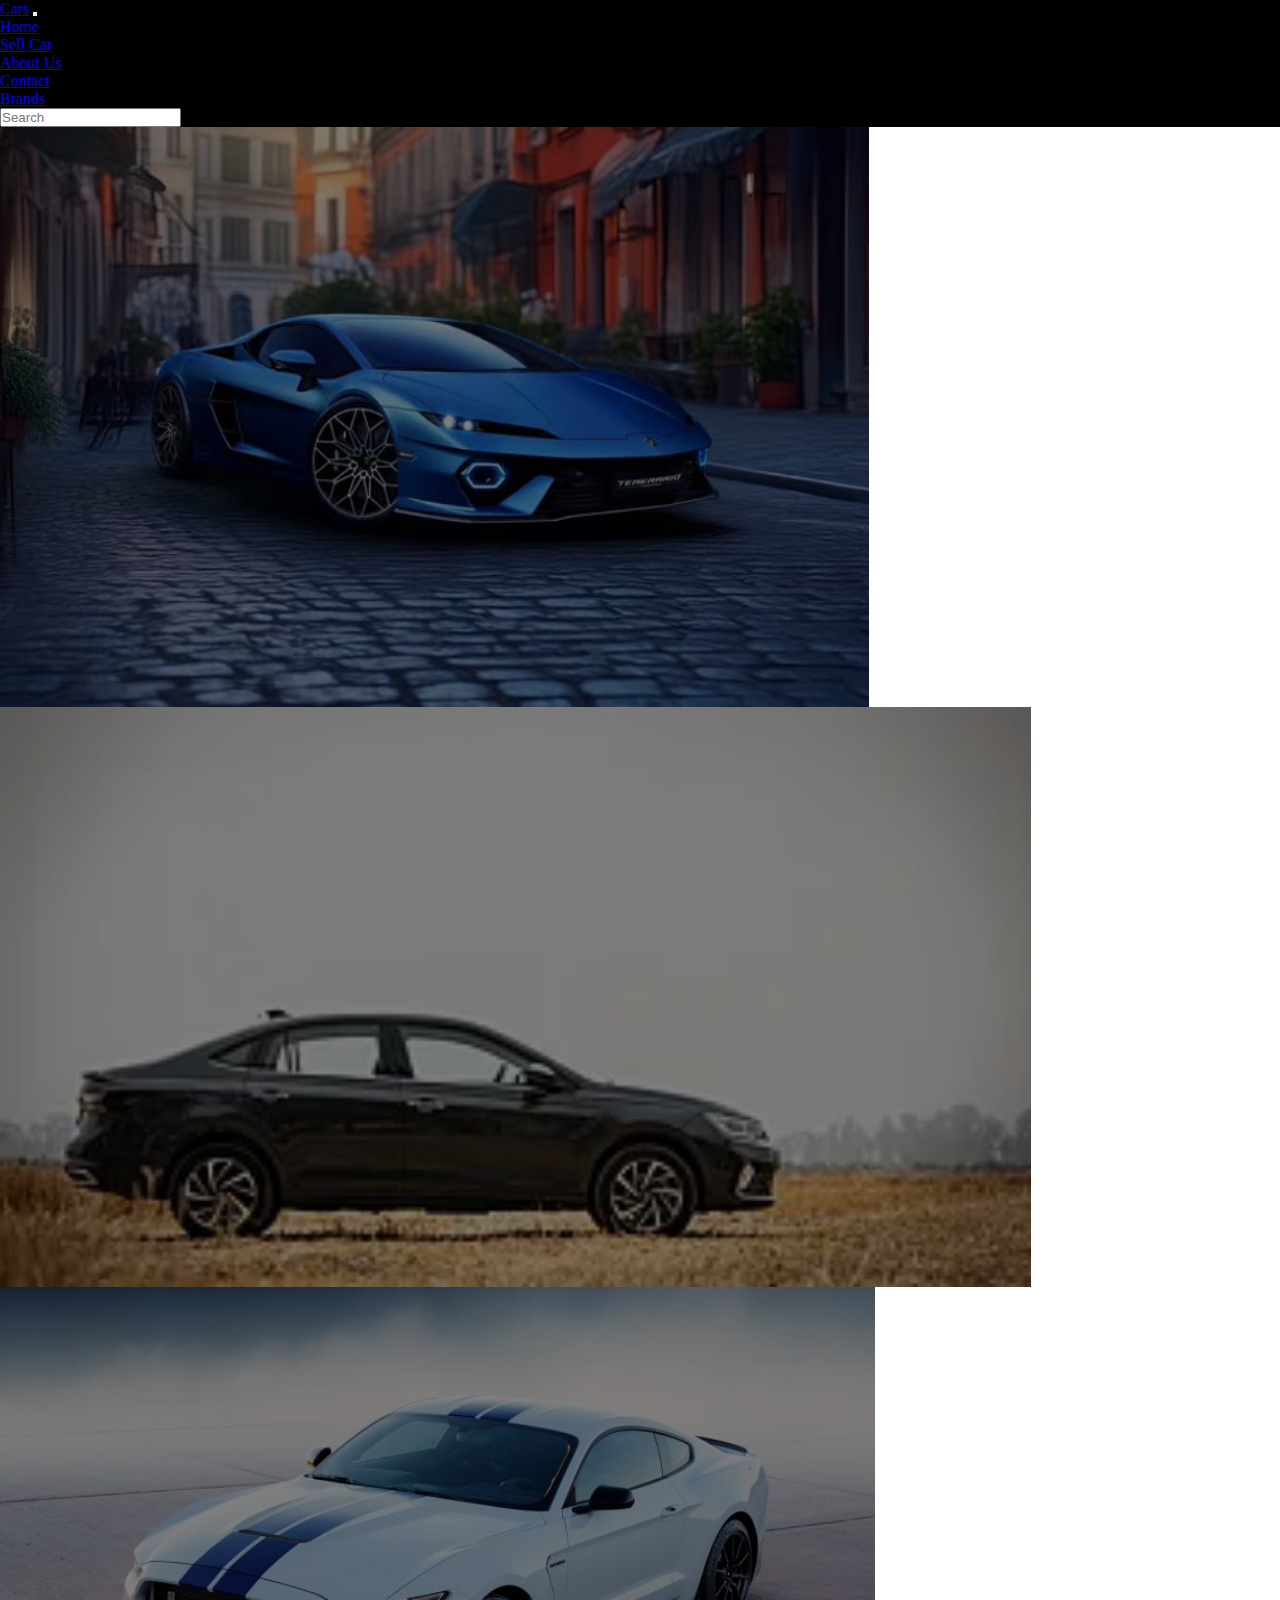
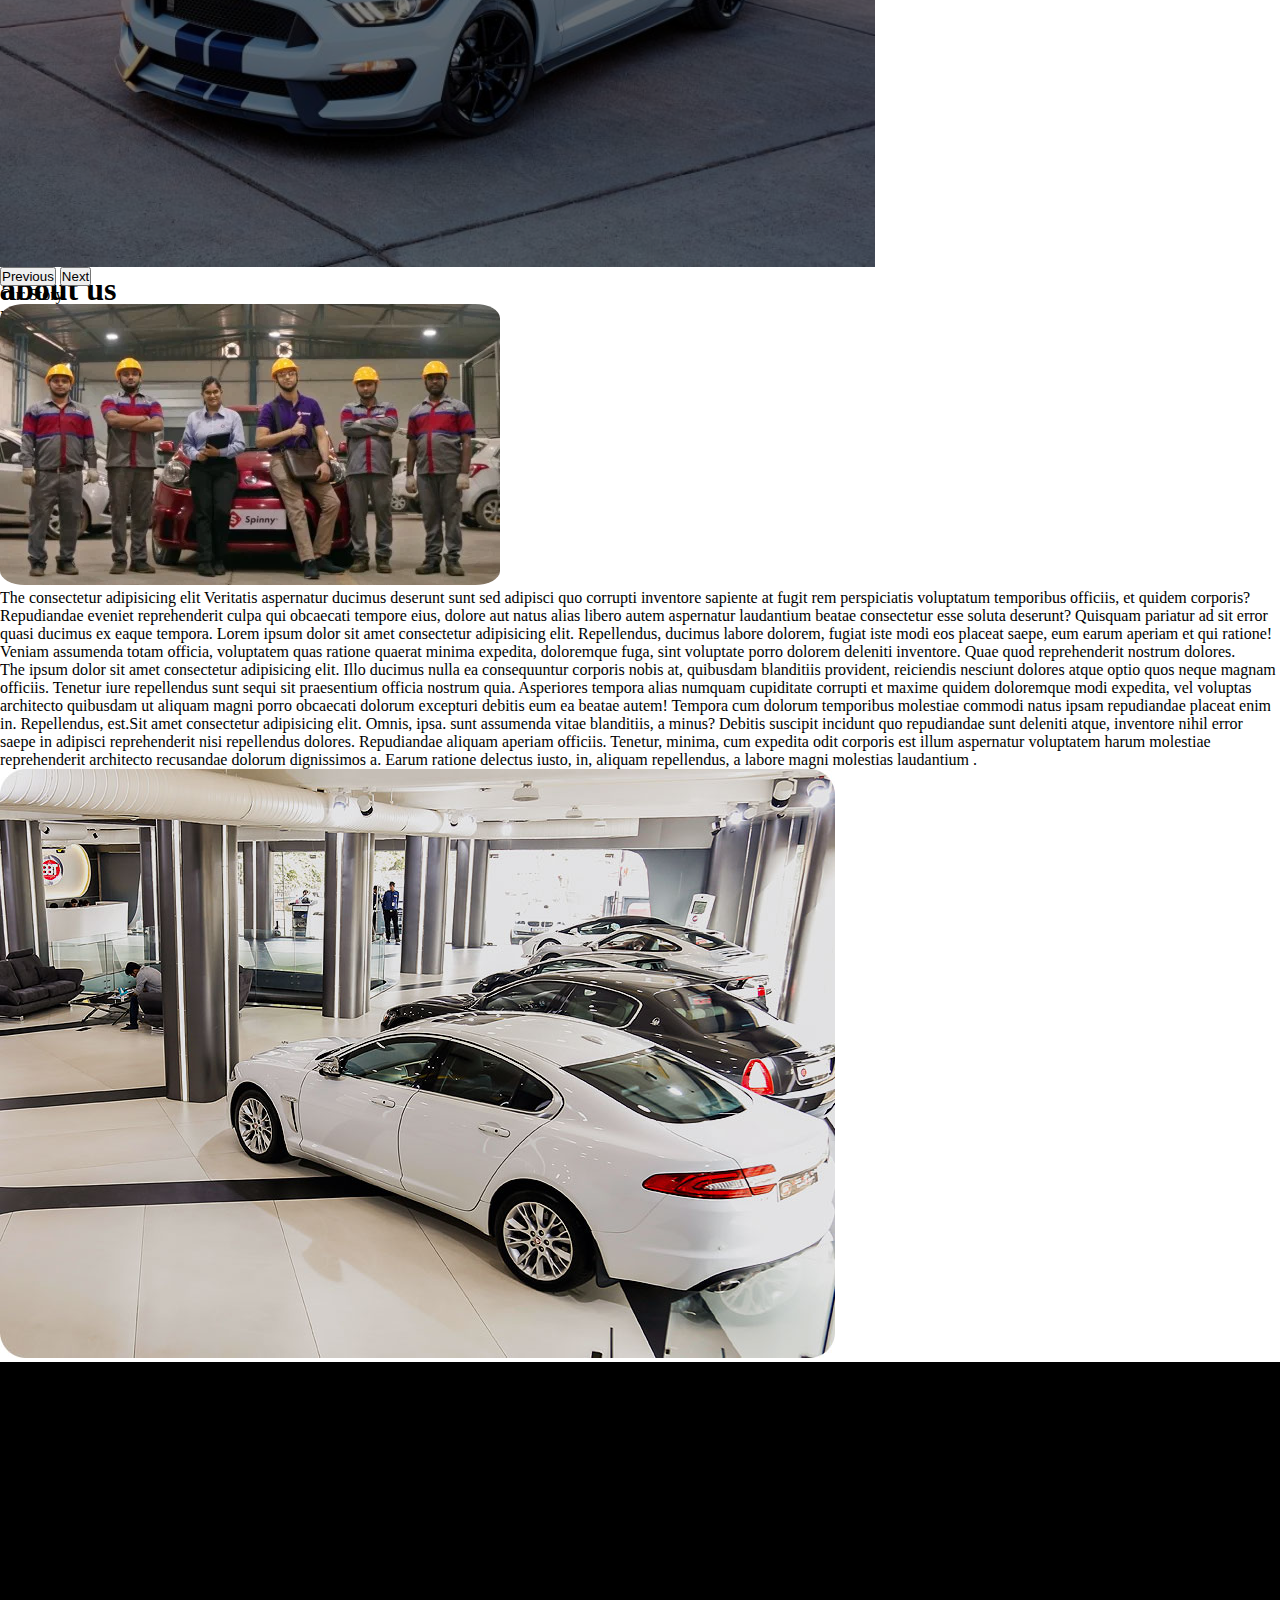
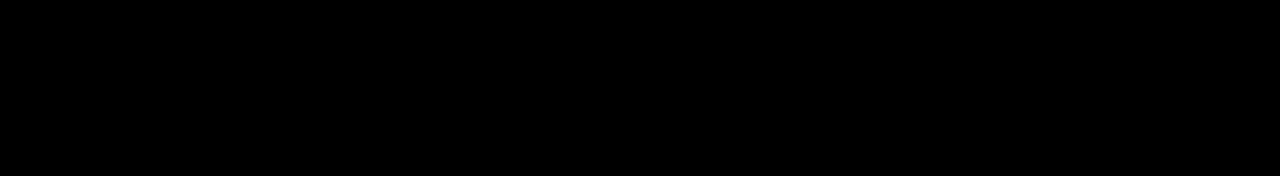
<file: about.html>
<!DOCTYPE html>
<html lang="en">

<head>
    <meta charset="UTF-8">
    <meta name="viewport" content="width=device-width, initial-scale=1.0">
    <title>Document</title>
    <link rel="stylesheet" href="./style.css">
    <link href="https://cdn.jsdelivr.net/npm/bootstrap@5.3.4/dist/css/bootstrap.min.css" rel="stylesheet"
        integrity="sha384-DQvkBjpPgn7RC31MCQoOeC9TI2kdqa4+BSgNMNj8v77fdC77Kj5zpWFTJaaAoMbC" crossorigin="anonymous">
    <link rel="stylesheet" href="https://cdnjs.cloudflare.com/ajax/libs/font-awesome/6.7.2/css/all.min.css"
        integrity="sha512-Evv84Mr4kqVGRNSgIGL/F/aIDqQb7xQ2vcrdIwxfjThSH8CSR7PBEakCr51Ck+w+/U6swU2Im1vVX0SVk9ABhg=="
        crossorigin="anonymous" referrerpolicy="no-referrer" />

</head>

<body>
    <nav class="navbar navbar-expand-lg txt-cont">
        <div class="container-fluid">
            <a class="navbar-brand ms-2 fs-4 fw-bolder text-white fst-italic" href="#">Cars</a>
            <button class="navbar-toggler" type="button" data-bs-toggle="collapse"
                data-bs-target="#navbarSupportedContent" aria-controls="navbarSupportedContent" aria-expanded="false"
                aria-label="Toggle navigation">
                <span class="navbar-toggler-icon"></span>
            </button>
            <div class="collapse navbar-collapse" id="navbarSupportedContent">
                <ul class="navbar-nav mx-auto mb-2 mb-lg-0">
                    <li class="nav-item ms-4 fs-5">
                        <a class="nav-link active text-white" href="./index.html">Home</a>
                    </li>
                    <li class="nav-item ms-4 fs-5">
                        <a class="nav-link text-white" href="sellcar.html">Sell Car</a>
                    </li>
                    <li class="nav-item ms-4 fs-5">
                        <a class="nav-link text-white" href="about.html">About Us</a>
                    </li>
                    <li class="nav-item ms-4 fs-5">
                        <a class="nav-link text-white" href="contact.html">Contact</a>
                    </li>
                    <li class="nav-item ms-4 fs-5">
                        <a class="nav-link text-white" href="Brands.html">Brands</a>
                    </li>


                </ul>
                <form class="d-flex" role="search">
                    <input class="form-control me-2" type="search" placeholder="Search" aria-label="Search">
                </form>
            </div>

        </div>
    </nav>


    <div id="carouselExampleControls" class="carousel slide" data-bs-ride="carousel">
        <div class="carousel-inner">
            <div class="carousel-item active pic-item">
                <img src="./img/ba7.avif" class="d-block  w-100 pic-img" alt="...">
                <div class="carousel-caption top-0 mt-5">
                    <h1 class="mt-5 text-capitalize">about us</h1>
                    <p class="mt-5 fs-2">Lorem ipsum dolor sit amet consectetur adipisicing elit.</p>
                    <a href="book.html" class="btn  mt-4 fs-5">Book Now</a>
                </div>
            </div>

            <div class="carousel-item pic-item">
                <img src="./img/ba-8.webp" class="d-block  w-100 pic-img" alt="...">
                <div class="carousel-caption top-0 mt-5">
                    <h1 class="mt-5 text-capitalize">about us</h1>
                    <p class="mt-5 fs-2">Lorem ipsum dolor sit amet consectetur adipisicing elit.</p>
                    <a href="book.html" class="btn  mt-4 fs-5">Book Now</a>
                </div>
            </div>
            <div class="carousel-item pic-item">
                <img src="./img/car img-3.jpg" class="d-block  w-100 pic-img" alt="...">
                <div class="carousel-caption top-0 mt-5">
                    <h1 class="mt-5 text-capitalize">about us</h1>
                    <p class="mt-5 fs-2">Lorem ipsum dolor sit amet consectetur adipisicing elit.</p>
                    <a href="book.html" class="btn  mt-4 fs-5">Book Now</a>
                </div>
            </div>

        </div>
        <button class="carousel-control-prev" type="button" data-bs-target="#carouselExampleControls"
            data-bs-slide="prev">
            <span class="carousel-control-prev-icon" aria-hidden="true"></span>
            <span class="visually-hidden">Previous</span>
        </button>
        <button class="carousel-control-next" type="button" data-bs-target="#carouselExampleControls"
            data-bs-slide="next">
            <span class="carousel-control-next-icon" aria-hidden="true"></span>
            <span class="visually-hidden">Next</span>
        </button>
    </div>

    <div class="container">
        <p class="text-uppercase text-center pt-4 pb-4 fs-2 fw-bolder">Our Story</p>
        <div class="row">
            <div class="col-12 col-md-6">
                <img src="./img/abt us.webp" class="img-fluid" style="border-radius: 5%;" alt="">
            </div>

            <div class="col">
                <p class="fs-6 fst-italic">The consectetur adipisicing elit Veritatis
                    aspernatur ducimus deserunt sunt
                    sed adipisci quo corrupti inventore sapiente at fugit rem perspiciatis voluptatum temporibus
                    officiis, et quidem corporis? Repudiandae eveniet reprehenderit culpa qui obcaecati tempore eius,
                    dolore aut natus alias libero autem aspernatur laudantium beatae consectetur esse soluta deserunt?
                    Quisquam pariatur ad sit error quasi ducimus ex eaque tempora. Lorem ipsum dolor sit amet
                    consectetur adipisicing elit. Repellendus, ducimus labore dolorem, fugiat iste modi eos placeat
                    saepe, eum earum aperiam et qui ratione! Veniam assumenda totam officia, voluptatem quas ratione
                    quaerat minima expedita, doloremque fuga, sint voluptate porro dolorem deleniti inventore. Quae quod
                    reprehenderit nostrum dolores.</p>
            </div>
        </div>

        <div class="row mt-5">
            <div class="col-12 col-md-6">
                <p class="fs-6 fst-italic">The ipsum dolor sit amet consectetur adipisicing elit. Illo ducimus nulla
                    ea consequuntur corporis nobis at, quibusdam blanditiis provident, reiciendis nesciunt dolores atque
                    optio quos neque magnam officiis. Tenetur iure repellendus sunt sequi sit praesentium officia
                    nostrum quia. Asperiores tempora alias numquam cupiditate corrupti et maxime quidem doloremque modi
                    expedita, vel voluptas architecto quibusdam ut aliquam magni porro obcaecati dolorum excepturi
                    debitis eum ea beatae autem! Tempora cum dolorum temporibus molestiae commodi natus ipsam
                    repudiandae placeat enim in. Repellendus, est.Sit amet consectetur adipisicing
                    elit. Omnis, ipsa. sunt assumenda vitae blanditiis, a minus? Debitis suscipit incidunt quo
                    repudiandae sunt deleniti atque, inventore nihil error saepe in adipisci reprehenderit nisi
                    repellendus dolores. Repudiandae aliquam aperiam officiis. Tenetur, minima, cum expedita odit
                    corporis est illum aspernatur voluptatem harum molestiae reprehenderit architecto recusandae dolorum
                    dignissimos a. Earum ratione delectus iusto, in, aliquam repellendus, a labore magni molestias
                    laudantium .</p>
            </div>

            <div class="col">
                <img src="./img/img5.jpg" class="img-fluid " alt="">

            </div>
        </div>
    </div>


    <div class="container-fluid txt-cont text-white mt-4">
        <footer>
            <div class="row">
                <div class="col ms-2">
                    <p class="text-uppercase fs-5 fw-semibold mt-2">Expert Advice</p>
                    <div class="ms-2 fs-6 text-capitalize">
                        <p>Car buying</p>
                        <p>car finance</p>
                        <p>car insurance</p>
                        <p>car ownership</p>

                    </div>
                </div>
                <div class="col ms-2 ">
                    <p class="text-uppercase fs-5 fw-semibold mt-2">Expert info</p>
                    <div class="ms-2 fs-6 text-capitalize">
                        <p>about us</p>
                        <p>media appearances</p>
                        <p>partners</p>
                        <p>advertising</p>

                    </div>
                </div>
                <div class="col ms-2">
                    <p class="text-uppercase fs-5 fw-semibold mt-2">Expert Family</p>
                    <div class="ms-2 fs-6 text-capitalize">
                        <p>The van experts</p>
                        <p>The Truck Experts</p>
                        <p>Immediate Network</p>
                        <p>terms of use</p>

                    </div>
                </div>
                <div class="col ms-2">
                    <p class="text-uppercase fs-5 fw-semibold mt-2">Contact Us</p>
                    <div class="ms-2 fs-6">
                        <p><i class="fa-solid fa-phone"></i> 9876012345</p>
                        <p><i class="fa-solid fa-envelope"></i> cars@gmail.com</p>
                        <div class="d-flex gap-3">
                            <p><i class="fa-brands fa-facebook"></i></p>
                            <p><i class="fa-brands fa-instagram"></i></p>
                            <p><i class="fa-brands fa-x-twitter"></i></p>
                            <p><i class="fa-brands fa-linkedin-in"></i></p>
                        </div>
                    </div>
                </div>
            </div>
            <p class="text-center fs-5 pt-2 pb-3">&copy;Copyrights © 2025 Immediate Network Ltd.
                All rights reserved</p>
        </footer>
    </div>
    <script src="https://cdn.jsdelivr.net/npm/bootstrap@5.3.4/dist/js/bootstrap.bundle.min.js"
        integrity="sha384-YUe2LzesAfftltw+PEaao2tjU/QATaW/rOitAq67e0CT0Zi2VVRL0oC4+gAaeBKu" crossorigin="anonymous">
    </script>
</body>

</html>
</file>
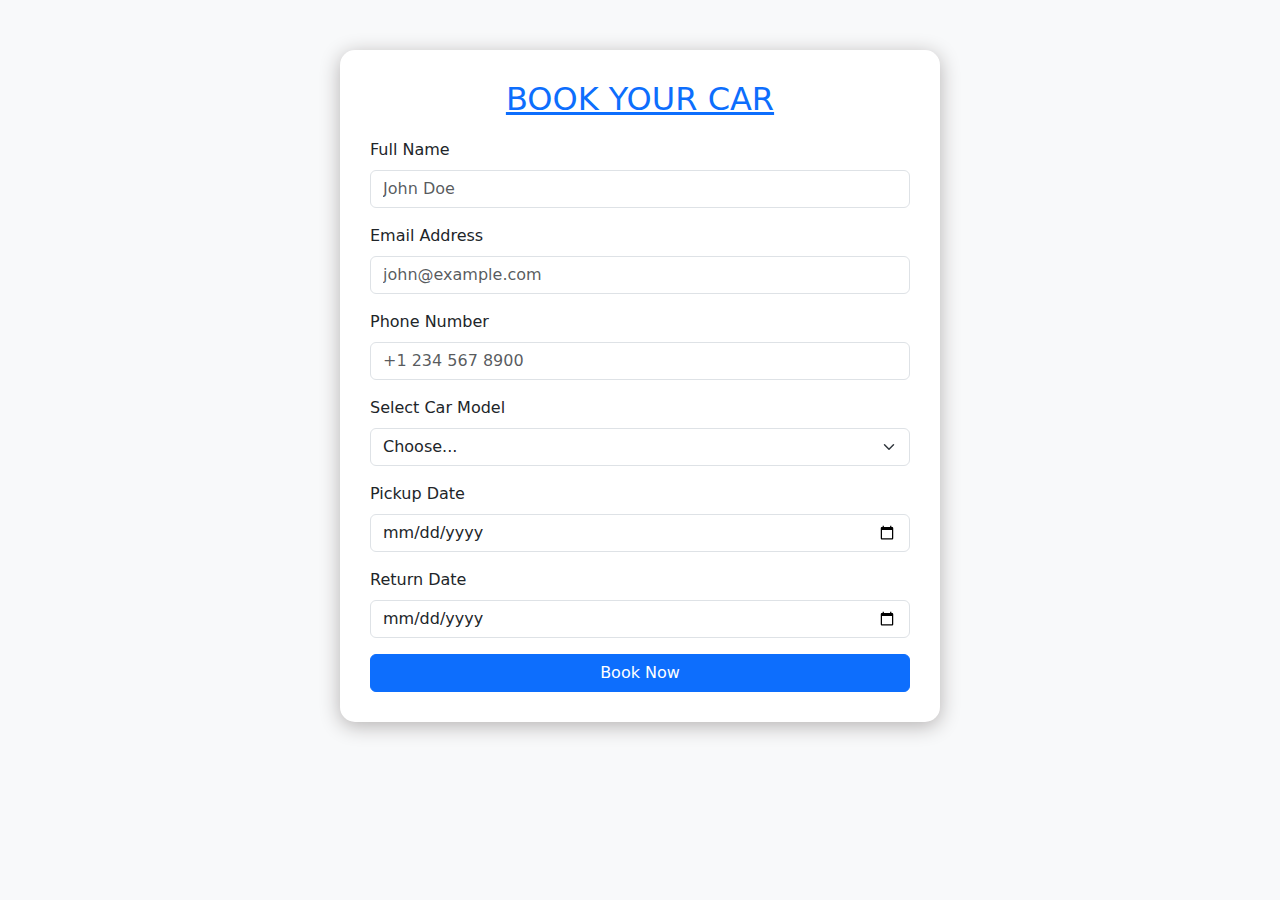
<file: book.html>
<!DOCTYPE html>
<html lang="en">
<head>
  <meta charset="UTF-8">
  <meta name="viewport" content="width=device-width, initial-scale=1">
  <title>Book Your Car | DriveNow</title>
  <link href="https://cdn.jsdelivr.net/npm/bootstrap@5.3.3/dist/css/bootstrap.min.css" rel="stylesheet">
  <style>
    body {
      background: #f8f9fa;
    }
    .book-now-container {
      max-width: 600px;
      margin: 50px auto;
      background: white;
      padding: 30px;
      border-radius: 15px;
      box-shadow: 0 4px 20px rgb(180, 177, 177);
    }
    .form-title {
      text-align: center;
      margin-bottom: 20px;
    }
    .btn-primary {
      width: 100%;
    }
  </style>
</head>
<body>

<div class="container">
  <div class="book-now-container">
    
    <a href="project.html"><h2 class="form-title text-uppercase">Book Your Car</h2></a>
    <form>
      <div class="mb-3">
        <label for="fullName" class="form-label">Full Name</label>
        <input type="text" class="form-control" id="fullName" placeholder="John Doe" required>
      </div>
      <div class="mb-3">
        <label for="emailAddress" class="form-label">Email Address</label>
        <input type="email" class="form-control" id="emailAddress" placeholder="john@example.com" required>
      </div>
      <div class="mb-3">
        <label for="phoneNumber" class="form-label">Phone Number</label>
        <input type="tel" class="form-control" id="phoneNumber" placeholder="+1 234 567 8900" required>
      </div>
      <div class="mb-3">
        <label for="carModel" class="form-label">Select Car Model</label>
        <select class="form-select" id="carModel" required>
          <option selected disabled value="">Choose...</option>
          <option>Sedan</option>
          <option>SUV</option>
          <option>Convertible</option>
          <option>Truck</option>
          <option>Electric</option>
        </select>
      </div>
      <div class="mb-3">
        <label for="pickupDate" class="form-label">Pickup Date</label>
        <input type="date" class="form-control" id="pickupDate" required>
      </div>
      <div class="mb-3">
        <label for="returnDate" class="form-label">Return Date</label>
        <input type="date" class="form-control" id="returnDate" required>
      </div>
      <button type="submit" class="btn btn-primary">Book Now</button>
    </form>
  </div>
</div>

<script src="https://cdn.jsdelivr.net/npm/bootstrap@5.3.3/dist/js/bootstrap.bundle.min.js"></script>
</body>
</html>
</file>
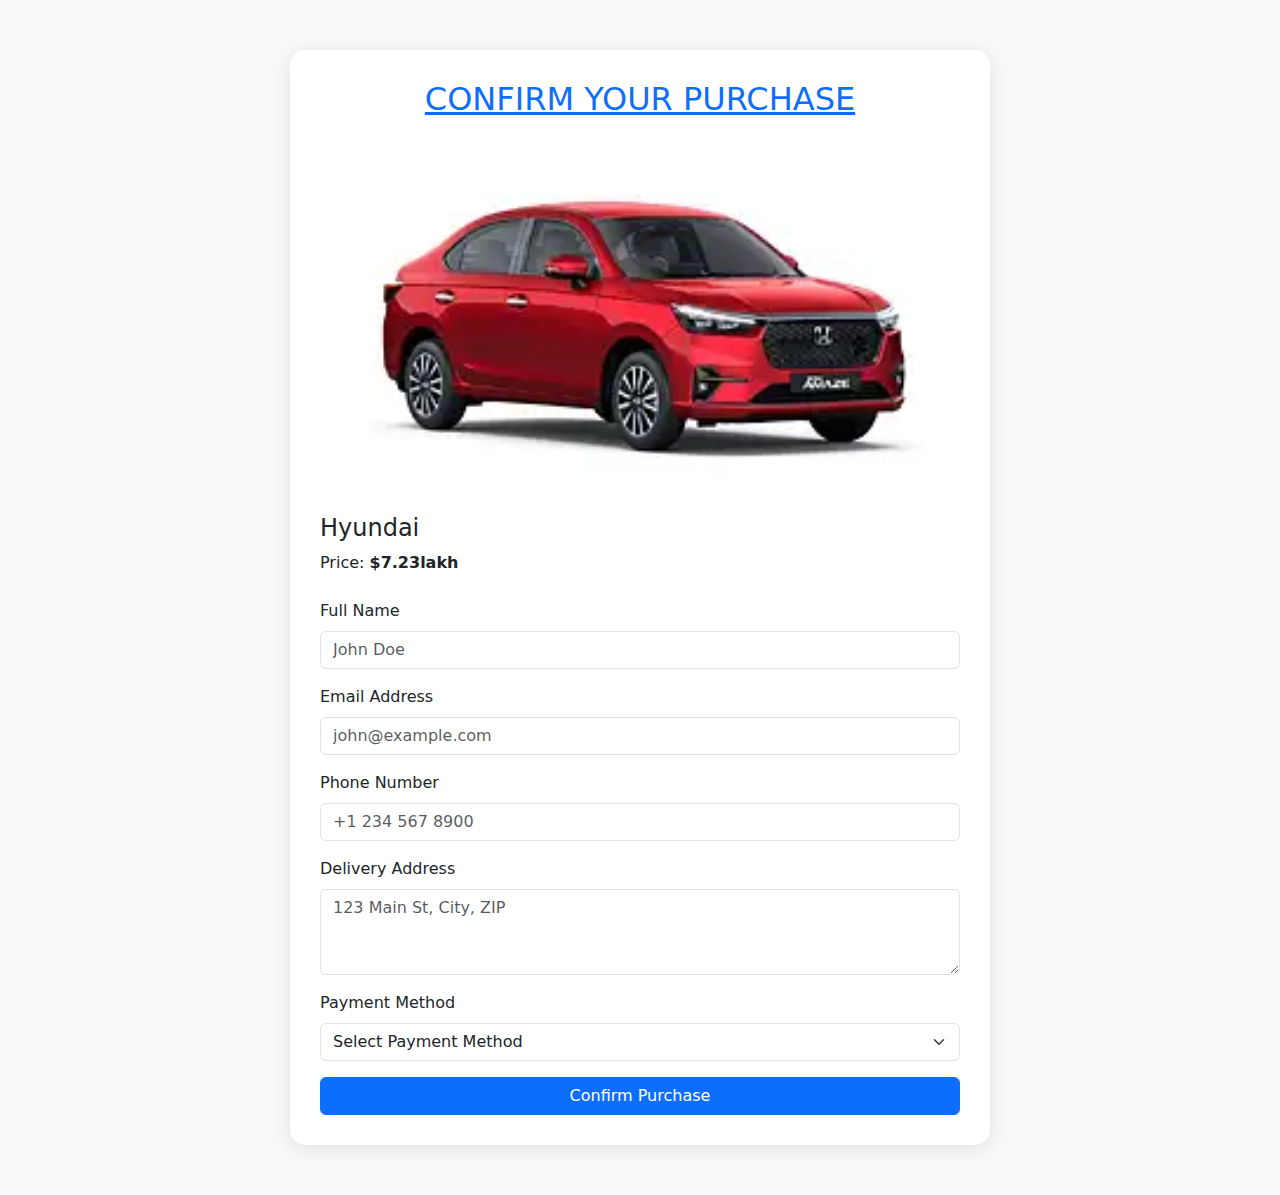
<file: buy.html>
<!DOCTYPE html>
<html lang="en">
<head>
  <meta charset="UTF-8">
  <meta name="viewport" content="width=device-width, initial-scale=1">
  <title>Buy Now | DriveNow Cars</title>
  <link href="https://cdn.jsdelivr.net/npm/bootstrap@5.3.3/dist/css/bootstrap.min.css" rel="stylesheet">
  <style>
    body {
      background-color: #f8f9fa;
    }
    .buy-now-container {
      max-width: 700px;
      margin: 50px auto;
      background: white;
      padding: 30px;
      border-radius: 15px;
      box-shadow: 0 4px 20px rgba(0,0,0,0.1);
    }
    .car-summary img {
      width: 100%;
      border-radius: 10px;
    }
    .form-title {
      text-align: center;
      margin-bottom: 20px;
    }
    .btn-primary {
      width: 100%;
    }
  </style>
</head>
<body>

<div class="container">
  <div class="buy-now-container">
    
    <a href="project.html"><h2 class="form-title text-uppercase">Confirm Your Purchase</h2></a>
    <div class="car-summary mb-4">
      <img src="./img/hyundai.webp" alt="Selected Car">
      <h4 class="mt-3">Hyundai</h4>
      <p>Price: <strong>$7.23lakh</strong></p>
    </div>

    <form>
      <div class="mb-3">
        <label for="fullName" class="form-label">Full Name</label>
        <input type="text" class="form-control" id="fullName" placeholder="John Doe" required>
      </div>
      <div class="mb-3">
        <label for="emailAddress" class="form-label">Email Address</label>
        <input type="email" class="form-control" id="emailAddress" placeholder="john@example.com" required>
      </div>
      <div class="mb-3">
        <label for="phoneNumber" class="form-label">Phone Number</label>
        <input type="tel" class="form-control" id="phoneNumber" placeholder="+1 234 567 8900" required>
      </div>
      <div class="mb-3">
        <label for="address" class="form-label">Delivery Address</label>
        <textarea class="form-control" id="address" rows="3" placeholder="123 Main St, City, ZIP" required></textarea>
      </div>
      <div class="mb-3">
        <label for="paymentMethod" class="form-label">Payment Method</label>
        <select class="form-select" id="paymentMethod" required>
          <option selected disabled value="">Select Payment Method</option>
          <option>Credit Card</option>
          <option>Bank Transfer</option>
          <option>Cash on Delivery</option>
        </select>
      </div>
      <button type="submit" class="btn btn-primary">Confirm Purchase</button>
    </form>
  </div>
</div>

<script src="https://cdn.jsdelivr.net/npm/bootstrap@5.3.3/dist/js/bootstrap.bundle.min.js"></script>
</body>
</html>
</file>
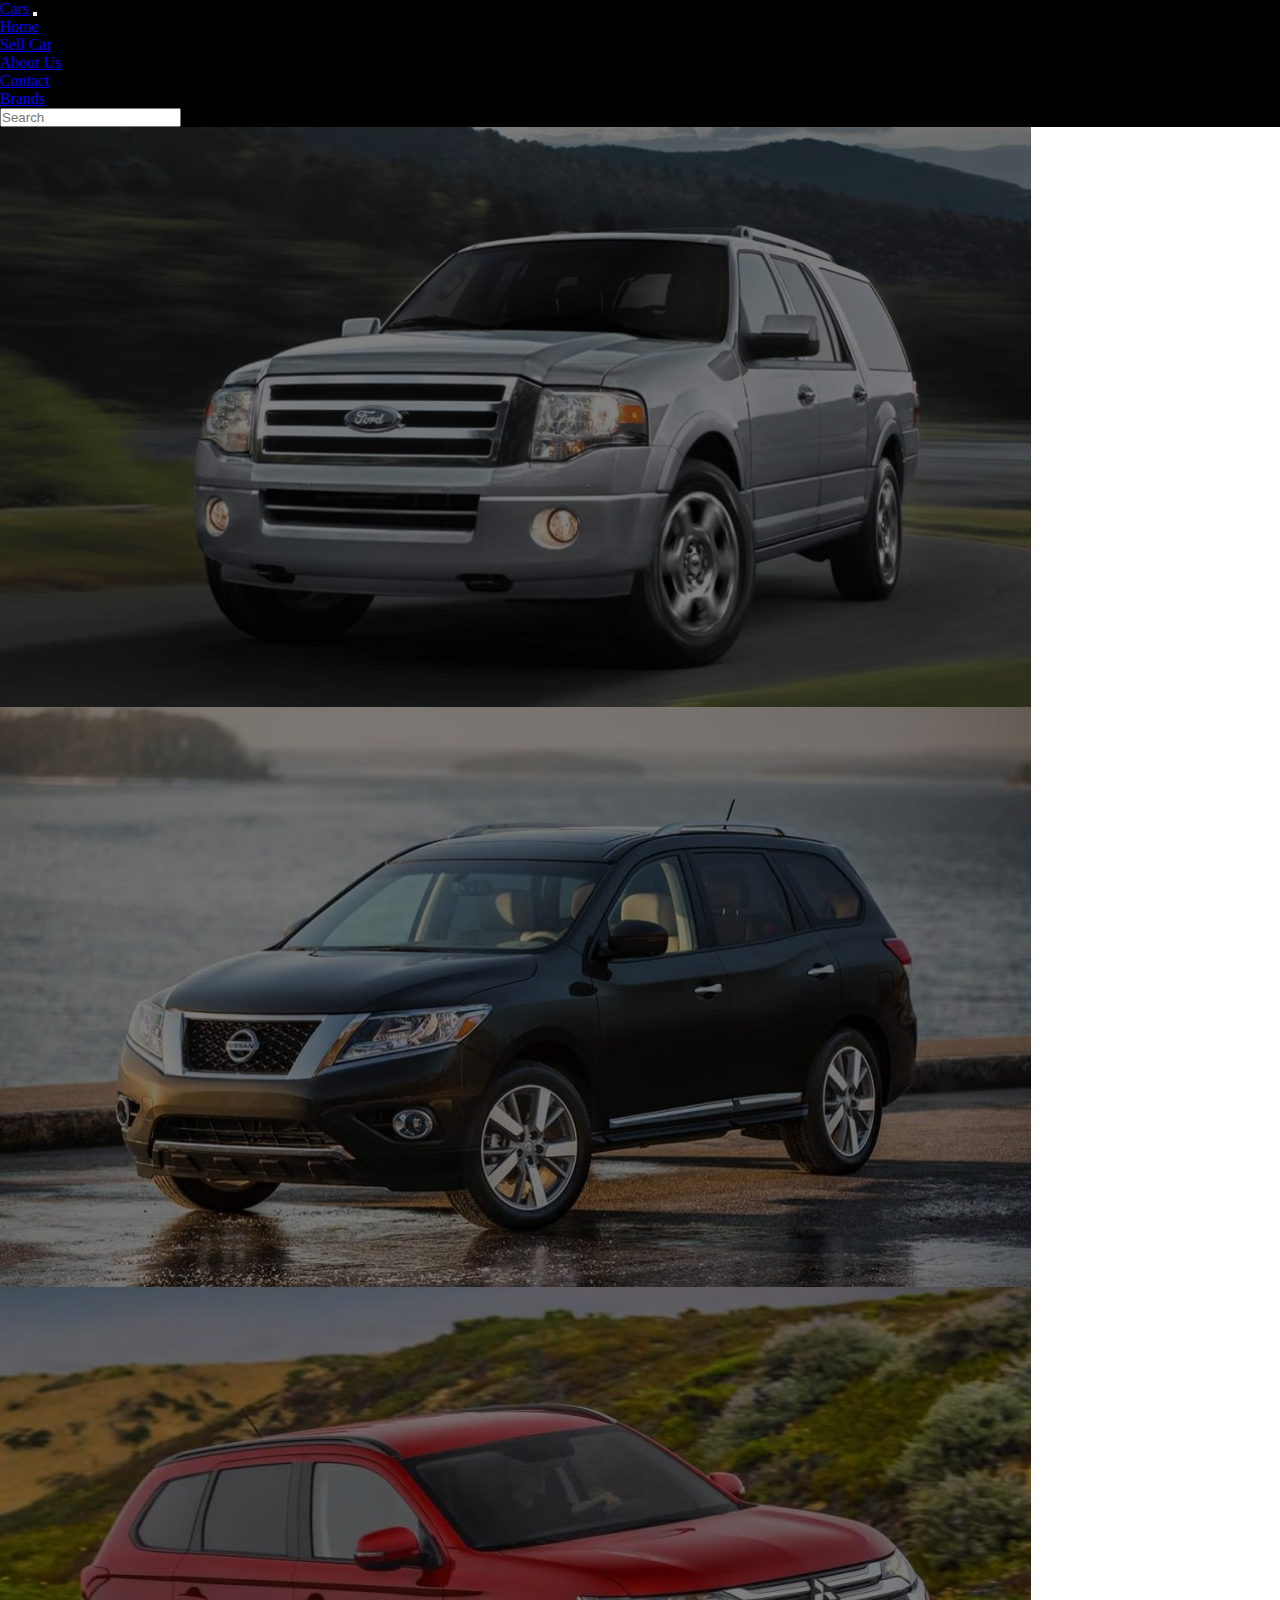
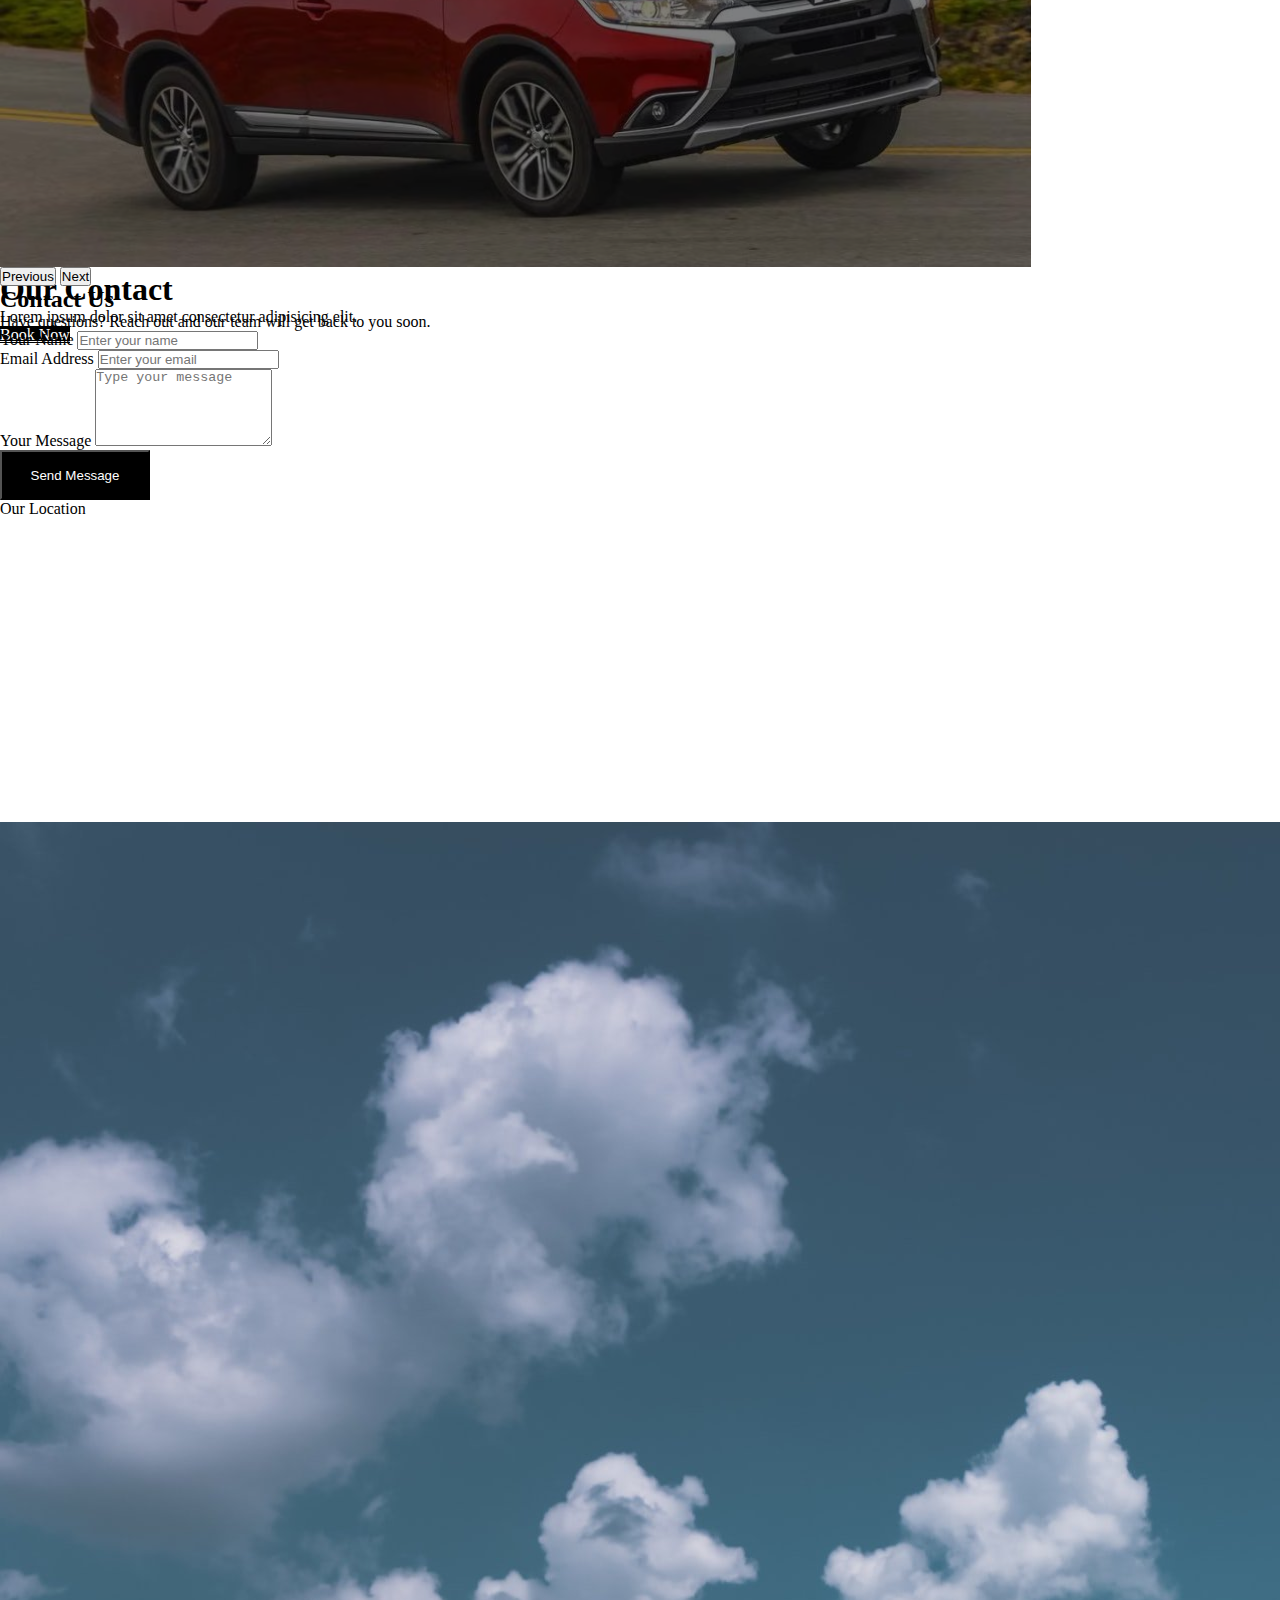
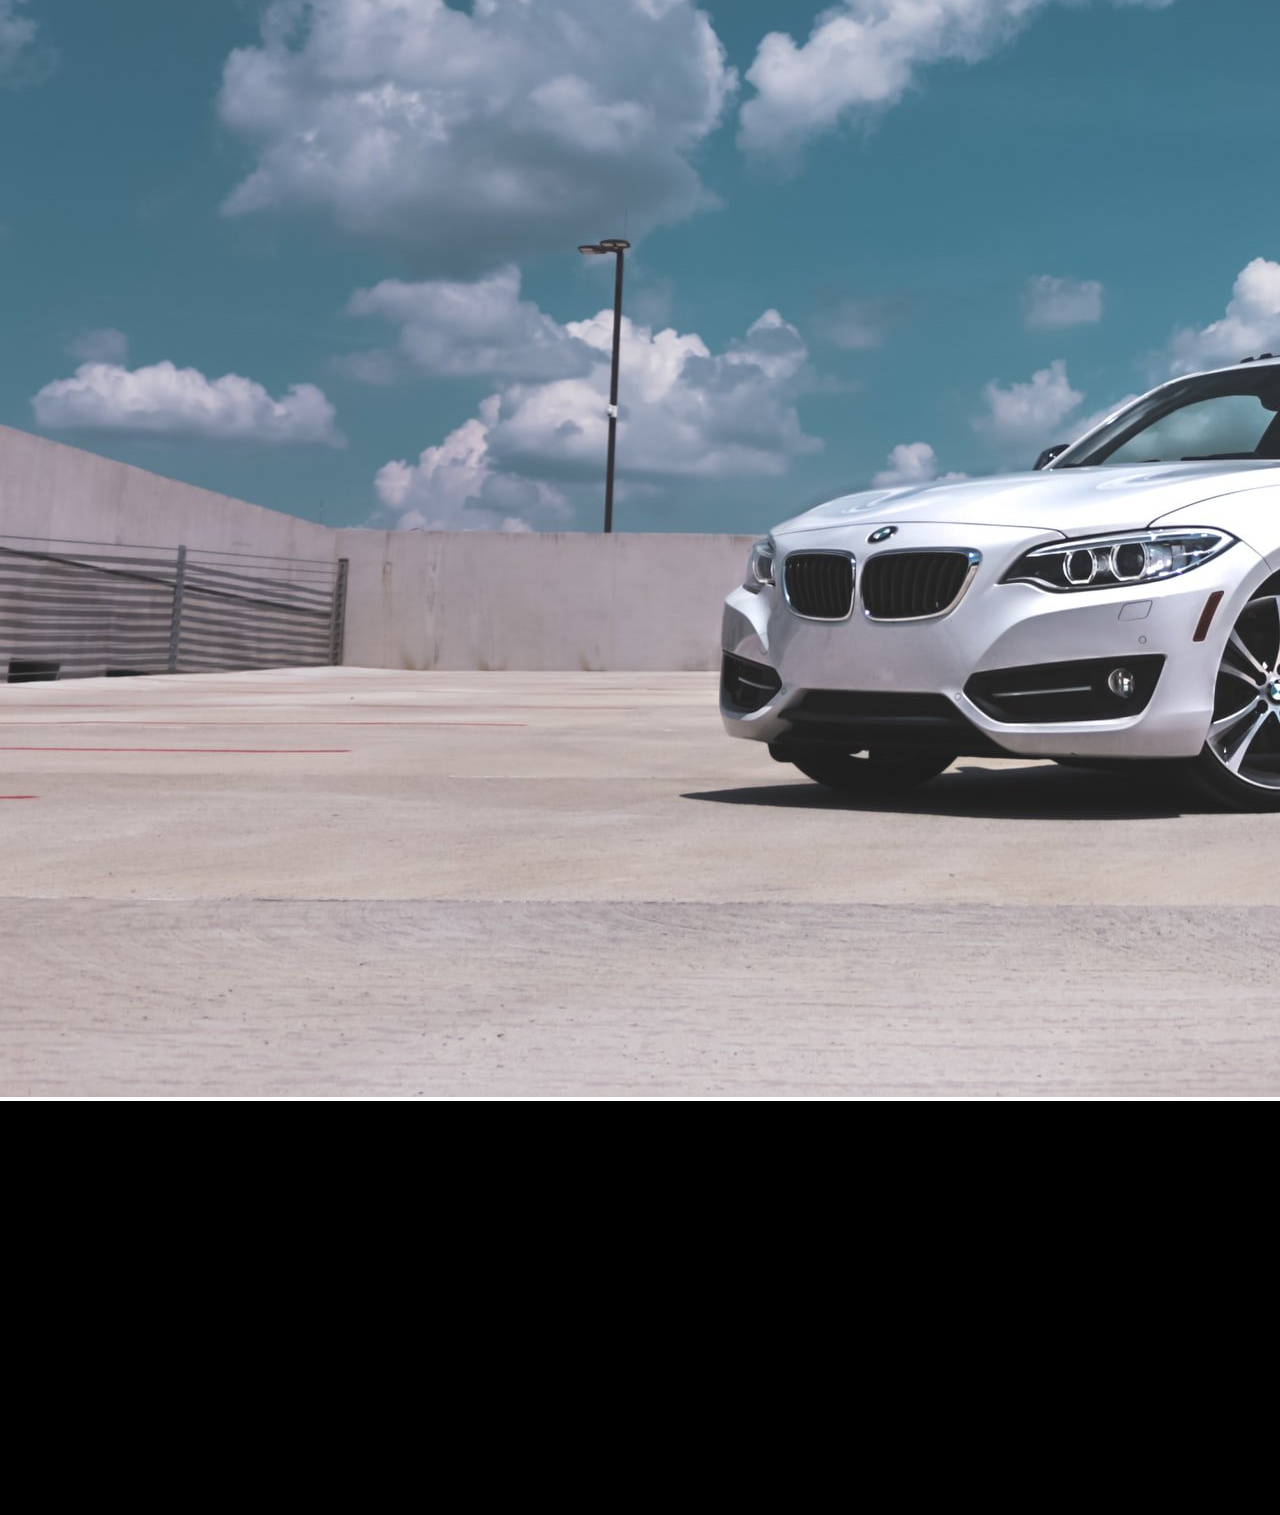
<file: contact.html>
<!DOCTYPE html>
<html lang="en">

<head>
    <meta charset="UTF-8">
    <meta name="viewport" content="width=device-width, initial-scale=1.0">
    <title>Document</title>
    <link rel="stylesheet" href="./style.css">
    <link href="https://cdn.jsdelivr.net/npm/bootstrap@5.3.4/dist/css/bootstrap.min.css" rel="stylesheet"
        integrity="sha384-DQvkBjpPgn7RC31MCQoOeC9TI2kdqa4+BSgNMNj8v77fdC77Kj5zpWFTJaaAoMbC" crossorigin="anonymous">
    <link rel="stylesheet" href="https://cdnjs.cloudflare.com/ajax/libs/font-awesome/6.7.2/css/all.min.css"
        integrity="sha512-Evv84Mr4kqVGRNSgIGL/F/aIDqQb7xQ2vcrdIwxfjThSH8CSR7PBEakCr51Ck+w+/U6swU2Im1vVX0SVk9ABhg=="
        crossorigin="anonymous" referrerpolicy="no-referrer" />

</head>

<body>
    <nav class="navbar navbar-expand-lg txt-cont">
        <div class="container-fluid">
            <a class="navbar-brand ms-2 fs-4 fw-bolder text-white fst-italic" href="#">Cars</a>
            <button class="navbar-toggler" type="button" data-bs-toggle="collapse"
                data-bs-target="#navbarSupportedContent" aria-controls="navbarSupportedContent" aria-expanded="false"
                aria-label="Toggle navigation">
                <span class="navbar-toggler-icon"></span>
            </button>
            <div class="collapse navbar-collapse" id="navbarSupportedContent">
                <ul class="navbar-nav mx-auto mb-2 mb-lg-0">
                    <li class="nav-item ms-4 fs-5">
                        <a class="nav-link active text-white" href="./index.html">Home</a>
                    </li>
                    <li class="nav-item ms-4 fs-5">
                        <a class="nav-link text-white" href="sellcar.html">Sell Car</a>
                    </li>
                    <li class="nav-item ms-4 fs-5">
                        <a class="nav-link text-white" href="about.html">About Us</a>
                    </li>
                    <li class="nav-item ms-4 fs-5">
                        <a class="nav-link text-white" href="contact.html">Contact</a>
                    </li>
                    <li class="nav-item ms-4 fs-5">
                        <a class="nav-link text-white" href="Brands.html">Brands</a>
                    </li>
                </ul>
                <form class="d-flex" role="search">
                    <input class="form-control me-2" type="search" placeholder="Search" aria-label="Search">
                </form>
            </div>

        </div>
    </nav>
    <div id="carouselExampleControls" class="carousel slide" data-bs-ride="carousel">
        <div class="carousel-inner">
            <div class="carousel-item active pic-item">
                <img src="./img/ba-9.avif" class="d-block  w-100 pic-img" alt="...">
                <div class="carousel-caption top-0 mt-5">
                    <h1 class="mt-5 text-capitalize">Our Contact</h1>
                    <p class="mt-5 fs-2">Lorem ipsum dolor sit amet consectetur adipisicing elit.</p>
                    <a href="book.html" class="btn  mt-4 fs-5">Book Now</a>
                </div>
            </div>

            <div class="carousel-item pic-item">
                <img src="./img/ba-10.avif" class="d-block  w-100 pic-img" alt="...">
                <div class="carousel-caption top-0 mt-5">
                    <h1 class="mt-5 text-capitalize">Our Contact</h1>
                    <p class="mt-5 fs-2">Lorem ipsum dolor sit amet consectetur adipisicing elit.</p>
                    <a href="book.html" class="btn  mt-4 fs-5">Book Now</a>
                </div>
            </div>
            <div class="carousel-item pic-item">
                <img src="./img/ba-11.avif" class="d-block  w-100 pic-img" alt="...">
                <div class="carousel-caption top-0 mt-5">
                    <h1 class="mt-5 text-capitalize">Our Contact</h1>
                    <p class="mt-5 fs-2">Lorem ipsum dolor sit amet consectetur adipisicing elit.</p>
                    <a href="book.html" class="btn  mt-4 fs-5">Book Now</a>
                </div>
            </div>

        </div>
        <button class="carousel-control-prev" type="button" data-bs-target="#carouselExampleControls"
            data-bs-slide="prev">
            <span class="carousel-control-prev-icon" aria-hidden="true"></span>
            <span class="visually-hidden">Previous</span>
        </button>
        <button class="carousel-control-next" type="button" data-bs-target="#carouselExampleControls"
            data-bs-slide="next">
            <span class="carousel-control-next-icon" aria-hidden="true"></span>
            <span class="visually-hidden">Next</span>
        </button>
    </div>


    <section class="contact-section py-5">
        <div class="container">
            <div class="text-center mb-4">
                <h2 class="text-uppercase text-center pt-4 pb-3 fs-2 fw-bolder">Contact Us</h2>
                <p>Have questions? Reach out and our team will get back to you soon.</p>
            </div>

            <div class="row justify-content-center">
                <div class="col-md-8">
                    <form>
                        <div class="mb-3">
                            <label for="name" class="form-label">Your Name</label>
                            <input type="text" class="form-control" id="name" placeholder="Enter your name">
                        </div>
                        <div class="mb-3">
                            <label for="email" class="form-label">Email Address</label>
                            <input type="email" class="form-control" id="email" placeholder="Enter your email">
                        </div>
                        <div class="mb-3">
                            <label for="message" class="form-label">Your Message</label>
                            <textarea class="form-control" id="message" rows="5"
                                placeholder="Type your message"></textarea>
                        </div>
                        <button type="submit" class="btn btn-primary w-100">Send Message</button>
                    </form>
                </div>
            </div>
        </div>
    </section>

    <div class="container">

        <p class="text-uppercase text-center pt-4 pb-3 fs-2 fw-bolder">Our Location</p>
        <div class="row">
            <div class="col mt-4">
                <iframe
                    src="https://www.google.com/maps/embed?pb=!1m18!1m12!1m3!1d3913.234278533639!2d78.16401637355906!3d11.244168750395016!2m3!1f0!2f0!3f0!3m2!1i1024!2i768!4f13.1!3m3!1m2!1s0x3babcf02de62592d%3A0x362bc5f59e809b06!2sMaruti%20Suzuki%20ARENA%20(Ambal%20Auto%2C%20Namakkal%2C%20Salem%20Main%20Road)!5e0!3m2!1sen!2sin!4v1745222195232!5m2!1sen!2sin"
                    width="400" height="300" style="border:0;" allowfullscreen="" loading="lazy"
                    referrerpolicy="no-referrer-when-downgrade"></iframe>

            </div>
            <div class="col-12 col-md-6 mt-4">
                <img src="./img/car img-1.jpg" alt="Contact Image" class="img-fluid h-75">
            </div>
        </div>
    </div>



    <div class="container-fluid txt-cont text-white mt-4">
        <footer>
            <div class="row">
                <div class="col ms-2">
                    <p class="text-uppercase fs-5 fw-semibold mt-2">Expert Advice</p>
                    <div class="ms-2 fs-6 text-capitalize">
                        <p>Car buying</p>
                        <p>car finance</p>
                        <p>car insurance</p>
                        <p>car ownership</p>
    
                    </div>
                </div>
                <div class="col ms-2  ">
                    <p class="text-uppercase fs-5 fw-semibold mt-2">Expert info</p>
                    <div class="ms-2 fs-6 text-capitalize">
                        <p>about us</p>
                        <p>media appearances</p>
                        <p>partners</p>
                        <p>advertising</p>
    
                    </div>
                </div>
                <div class="col ms-2">
                    <p class="text-uppercase fs-5 fw-semibold mt-2">Expert Family</p>
                    <div class="ms-2 fs-6 text-capitalize">
                        <p>The van experts</p>
                        <p>The Truck Experts</p>
                        <p>Immediate Network</p>
                        <p>terms of use</p>
    
                    </div>
                </div>
                <div class="col ms-2">
                    <p class="text-uppercase fs-5 fw-semibold mt-2">Contact Us</p>
                    <div class="ms-2 fs-6">
                        <p><i class="fa-solid fa-phone"></i> 9876012345</p>
                        <p><i class="fa-solid fa-envelope"></i> cars@gmail.com</p>
                        <div class="d-flex gap-3">
                            <p><i class="fa-brands fa-facebook"></i></p>
                            <p><i class="fa-brands fa-instagram"></i></p>
                            <p><i class="fa-brands fa-x-twitter"></i></p>
                            <p><i class="fa-brands fa-linkedin-in"></i></p>
                        </div>
                    </div>
                </div>
            </div>
            <p class="text-center fs-5 pt-2 pb-3">&copy;Copyrights © 2025 Immediate Network Ltd.
                All rights reserved</p>
        </footer>
    </div>

    <script src="https://cdn.jsdelivr.net/npm/bootstrap@5.3.4/dist/js/bootstrap.bundle.min.js"
        integrity="sha384-YUe2LzesAfftltw+PEaao2tjU/QATaW/rOitAq67e0CT0Zi2VVRL0oC4+gAaeBKu" crossorigin="anonymous">
    </script>
</body>

</html>
</file>
<file: style.css>
*{
    margin: 0;
    padding: 0;
    box-sizing: border-box;
}
.btn{
    height: 50px; ;
    width: 150px; ;
    background-color: black !important; 
    color: white !important;
}
.pic-item{
    height: 580px;
}

.pic-img{
    height: 100%;
    object-fit: cover;
    filter: brightness(0.5);
    
}

.txt-cont{
    background-color: black;
}
</file>
